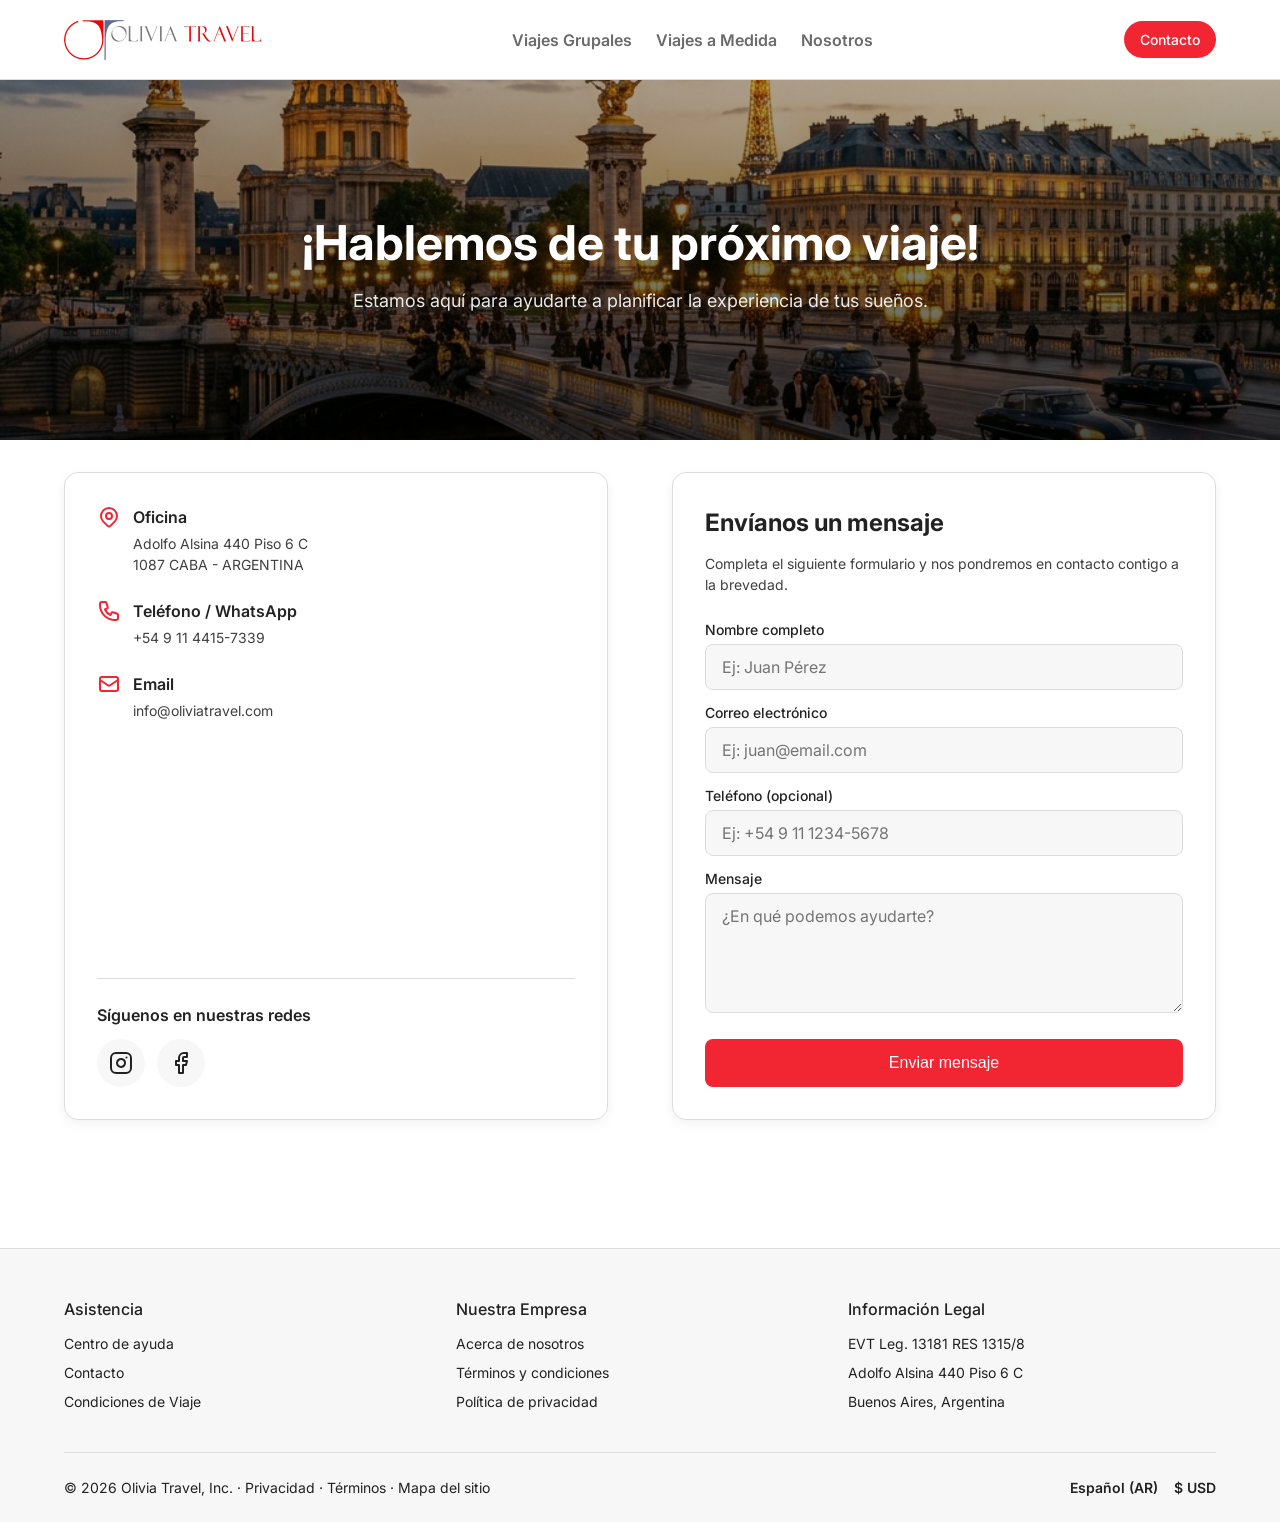
<file: contacto.html>
<!DOCTYPE html>
<html lang="es">
<head>
    <meta charset="UTF-8">
    <meta name="viewport" content="width=device-width, initial-scale=1.0">
    <title>Contacto | Olivia Travel</title>
    <meta name="description" content="Ponte en contacto con Olivia Travel para organizar tu próximo viaje.">
    <link rel="icon" type="image/png" href="img/logo/favicon.png">
    <link rel="stylesheet" href="css/style.css">
</head>
<body>

    <!-- Top Navigation -->
    <nav class="navbar">
        <div class="navbar-content">
            <a href="index.html" class="brand">
                <img src="img/logo/olivia-travel-logo.png" alt="Olivia Travel">
            </a>
            <button class="mobile-menu-btn">&#9776;</button>
            <ul class="nav-links">
                <li><a href="index.html">Viajes Grupales</a></li>
                <li><a href="viajes-a-medida.html">Viajes a Medida</a></li>
                <li><a href="#">Nosotros</a></li>
            </ul>
            <a href="contacto.html" class="contact-nav-link">Contacto</a>
        </div>
    </nav>

    <!-- Hero Section -->
    <section class="contact-hero">
        <img src="img/tour_europe_1783543578673.png" alt="Contacto" class="contact-hero-img">
        <div class="contact-hero-overlay">
            <h1 class="contact-hero-title">¡Hablemos de tu próximo viaje!</h1>
            <p class="contact-hero-subtitle">Estamos aquí para ayudarte a planificar la experiencia de tus sueños.</p>
        </div>
    </section>

    <!-- Main Content -->
    <main class="main-container">
        <div class="contact-container">
            <!-- Contact Info -->
            <div class="contact-info-card">
                <div class="contact-info-item">
                    <svg class="contact-info-icon" fill="none" stroke="currentColor" viewBox="0 0 24 24"><path stroke-linecap="round" stroke-linejoin="round" stroke-width="2" d="M17.657 16.657L13.414 20.9a1.998 1.998 0 01-2.827 0l-4.244-4.243a8 8 0 1111.314 0z"></path><path stroke-linecap="round" stroke-linejoin="round" stroke-width="2" d="M15 11a3 3 0 11-6 0 3 3 0 016 0z"></path></svg>
                    <div class="contact-info-text">
                        <h4>Oficina</h4>
                        <p>Adolfo Alsina 440 Piso 6 C<br>1087 CABA - ARGENTINA</p>
                    </div>
                </div>
                
                <div class="contact-info-item">
                    <svg class="contact-info-icon" fill="none" stroke="currentColor" viewBox="0 0 24 24"><path stroke-linecap="round" stroke-linejoin="round" stroke-width="2" d="M3 5a2 2 0 012-2h3.28a1 1 0 01.948.684l1.498 4.493a1 1 0 01-.502 1.21l-2.257 1.13a11.042 11.042 0 005.516 5.516l1.13-2.257a1 1 0 011.21-.502l4.493 1.498a1 1 0 01.684.949V19a2 2 0 01-2 2h-1C9.716 21 3 14.284 3 6V5z"></path></svg>
                    <div class="contact-info-text">
                        <h4>Teléfono / WhatsApp</h4>
                        <p><a href="https://wa.me/5491144157339" target="_blank">+54 9 11 4415-7339</a></p>
                    </div>
                </div>
                
                <div class="contact-info-item">
                    <svg class="contact-info-icon" fill="none" stroke="currentColor" viewBox="0 0 24 24"><path stroke-linecap="round" stroke-linejoin="round" stroke-width="2" d="M3 8l7.89 5.26a2 2 0 002.22 0L21 8M5 19h14a2 2 0 002-2V7a2 2 0 00-2-2H5a2 2 0 00-2 2v10a2 2 0 002 2z"></path></svg>
                    <div class="contact-info-text">
                        <h4>Email</h4>
                        <p><a href="mailto:info@oliviatravel.com">info@oliviatravel.com</a></p>
                    </div>
                </div>

                <div class="contact-info-item" style="margin-top: auto; border-top: 1px solid var(--colors-hairline); padding-top: var(--spacing-lg);">
                    <div class="contact-info-text">
                        <h4>Síguenos en nuestras redes</h4>
                        <div class="social-links">
                            <a href="https://www.instagram.com/oliviatravel.argentina" target="_blank" title="Instagram">
                                <svg width="24" height="24" viewBox="0 0 24 24" fill="none" stroke="currentColor" stroke-width="2" stroke-linecap="round" stroke-linejoin="round"><rect x="2" y="2" width="20" height="20" rx="5" ry="5"></rect><path d="M16 11.37A4 4 0 1 1 12.63 8 4 4 0 0 1 16 11.37z"></path><line x1="17.5" y1="6.5" x2="17.51" y2="6.5"></line></svg>
                            </a>
                            <a href="https://www.facebook.com/oliviatravel" target="_blank" title="Facebook">
                                <svg width="24" height="24" viewBox="0 0 24 24" fill="none" stroke="currentColor" stroke-width="2" stroke-linecap="round" stroke-linejoin="round"><path d="M18 2h-3a5 5 0 0 0-5 5v3H7v4h3v8h4v-8h3l1-4h-4V7a1 1 0 0 1 1-1h3z"></path></svg>
                            </a>
                        </div>
                    </div>
                </div>
            </div>

            <!-- Contact Form -->
            <div class="contact-form-card">
                <h3>Envíanos un mensaje</h3>
                <p>Completa el siguiente formulario y nos pondremos en contacto contigo a la brevedad.</p>
                
                <form action="#" method="POST" onsubmit="event.preventDefault(); alert('¡Gracias por tu mensaje! Nos pondremos en contacto pronto.');">
                    <div class="form-group">
                        <label class="form-label" for="name">Nombre completo</label>
                        <input type="text" id="name" class="form-control" placeholder="Ej: Juan Pérez" required>
                    </div>
                    
                    <div class="form-group">
                        <label class="form-label" for="email">Correo electrónico</label>
                        <input type="email" id="email" class="form-control" placeholder="Ej: juan@email.com" required>
                    </div>
                    
                    <div class="form-group">
                        <label class="form-label" for="phone">Teléfono (opcional)</label>
                        <input type="tel" id="phone" class="form-control" placeholder="Ej: +54 9 11 1234-5678">
                    </div>
                    
                    <div class="form-group">
                        <label class="form-label" for="message">Mensaje</label>
                        <textarea id="message" class="form-control" placeholder="¿En qué podemos ayudarte?" required></textarea>
                    </div>
                    
                    <button type="submit" class="button-primary btn-submit">Enviar mensaje</button>
                </form>
            </div>
        </div>
    </main>

    <!-- Footer -->
    <footer class="footer-light">
        <div class="footer-content">
            <div class="footer-col">
                <div class="title-sm">Asistencia</div>
                <a href="#" class="footer-link">Centro de ayuda</a>
                <a href="contacto.html" class="footer-link">Contacto</a>
                <a href="#" class="footer-link">Condiciones de Viaje</a>
            </div>
            <div class="footer-col">
                <div class="title-sm">Nuestra Empresa</div>
                <a href="#" class="footer-link">Acerca de nosotros</a>
                <a href="#" class="footer-link">Términos y condiciones</a>
                <a href="#" class="footer-link">Política de privacidad</a>
            </div>
            <div class="footer-col">
                <div class="title-sm">Información Legal</div>
                <a href="#" class="footer-link">EVT Leg. 13181 RES 1315/8</a>
                <a href="#" class="footer-link">Adolfo Alsina 440 Piso 6 C</a>
                <a href="#" class="footer-link">Buenos Aires, Argentina</a>
            </div>
        </div>
        <div class="legal-band">
            <div>
                © 2026 Olivia Travel, Inc. · Privacidad · Términos · Mapa del sitio
            </div>
            <div style="display:flex; gap: 16px;">
                <span style="font-weight:600; cursor:pointer;">Español (AR)</span>
                <span style="font-weight:600; cursor:pointer;">$ USD</span>
            </div>
        </div>
    </footer>

    <script src="js/main.js"></script>
</body>
</html>
</file>
<file: css/style.css>
@import url('https://fonts.googleapis.com/css2?family=Inter:wght@400;500;600;700&display=swap');

:root {
  /* Colors - Brand & Surface */
  --colors-primary: #f22533;
  --colors-primary-active: #d81824;
  --colors-canvas: #ffffff;
  --colors-surface-soft: #f7f7f7;
  
  /* Colors - Hairlines */
  --colors-hairline: #dddddd;
  --colors-hairline-soft: #ebebeb;
  
  /* Colors - Text */
  --colors-ink: #222222;
  --colors-body: #3f3f3f;
  --colors-muted: #6a6a6a;
  --colors-on-primary: #ffffff;

  /* Typography */
  --font-family: 'Inter', -apple-system, system-ui, Roboto, "Helvetica Neue", sans-serif;
  
  /* Spacing */
  --spacing-xs: 4px;
  --spacing-sm: 8px;
  --spacing-md: 12px;
  --spacing-base: 16px;
  --spacing-lg: 24px;
  --spacing-xl: 32px;
  --spacing-section: 64px;

  /* Shapes */
  --rounded-sm: 8px;
  --rounded-md: 14px;
  --rounded-full: 9999px;

  /* Elevation */
  --shadow-hover: rgba(0, 0, 0, 0.02) 0 0 0 1px, rgba(0, 0, 0, 0.04) 0 2px 6px 0, rgba(0, 0, 0, 0.1) 0 4px 8px 0;
  
  --transition: all 0.2s ease-out;
}

* {
  margin: 0;
  padding: 0;
  box-sizing: border-box;
}

body {
  font-family: var(--font-family);
  background-color: var(--colors-canvas);
  color: var(--colors-ink);
  line-height: 1.5;
  -webkit-font-smoothing: antialiased;
}

a {
  text-decoration: none;
  color: inherit;
}

ul {
  list-style: none;
}

/* Typography Hierarchy */
h1, h2, h3 { color: var(--colors-ink); }
.display-xl { font-size: 28px; font-weight: 700; line-height: 1.43; letter-spacing: 0; }
.title-md { font-size: 16px; font-weight: 600; line-height: 1.25; }
.body-md { font-size: 16px; font-weight: 400; line-height: 1.5; color: var(--colors-body); }
.body-sm { font-size: 14px; font-weight: 400; line-height: 1.43; }
.body-sm-muted { font-size: 14px; font-weight: 400; line-height: 1.43; color: var(--colors-muted); }

/* Navigation */
.navbar {
  position: fixed;
  top: 0;
  width: 100%;
  height: 80px;
  background: var(--colors-canvas);
  border-bottom: 1px solid var(--colors-hairline);
  z-index: 1000;
}

.navbar-content {
  width: 90%;
  max-width: 1280px;
  margin: 0 auto;
  height: 100%;
  display: flex;
  justify-content: space-between;
  align-items: center;
}

.brand {
  font-size: 20px;
  font-weight: 700;
  color: var(--colors-primary);
  display: flex;
  align-items: center;
}

.brand img {
  height: 40px;
  width: auto;
  object-fit: contain;
}

.nav-links {
  display: flex;
  gap: var(--spacing-lg);
}

.nav-links li a {
  font-size: 16px;
  font-weight: 600;
  color: var(--colors-muted);
  position: relative;
  padding-bottom: 10px;
  transition: var(--transition);
}

.nav-links li a:hover {
  color: var(--colors-ink);
}

.nav-links li a.active {
  color: var(--colors-ink);
}

.nav-links li a.active::after {
  content: '';
  position: absolute;
  bottom: -10px;
  left: 50%;
  transform: translateX(-50%);
  width: 20px;
  height: 2px;
  background-color: var(--colors-ink);
}

.mobile-menu-btn {
  display: none;
}

/* Hero / Slider Section */
.hero-slider {
  margin-top: 80px;
  position: relative;
  width: 100%;
  height: calc(100vh - 80px); /* Full viewport minus navbar */
  min-height: 500px;
  overflow: hidden;
  background-color: var(--colors-ink);
}

.slide {
  position: absolute;
  top: 0;
  left: 0;
  width: 100%;
  height: 100%;
  opacity: 0;
  transition: opacity 0.8s ease-in-out;
  z-index: 1;
}

.slide.active {
  opacity: 1;
  z-index: 2;
}

.slide-video {
  width: 100%;
  height: 100%;
  object-fit: cover;
}

.slide-overlay {
  position: absolute;
  top: 0;
  left: 0;
  width: 100%;
  height: 100%;
  background: linear-gradient(to bottom, rgba(0,0,0,0.3) 0%, rgba(0,0,0,0.6) 100%);
}

.slide-content {
  position: absolute;
  top: 40%;
  left: 50%;
  transform: translate(-50%, -50%);
  text-align: center;
  color: var(--colors-canvas);
  width: 90%;
  max-width: 800px;
}

.slide-title {
  font-size: 48px;
  font-weight: 700;
  margin-bottom: var(--spacing-sm);
  color: var(--colors-canvas);
}

.slide-subtitle {
  font-size: 20px;
  font-weight: 400;
  color: rgba(255, 255, 255, 0.9);
}

/* Slider Controls */
.slider-btn {
  position: absolute;
  top: 50%;
  transform: translateY(-50%);
  background: rgba(255,255,255,0.2);
  color: var(--colors-canvas);
  border: none;
  width: 48px;
  height: 48px;
  border-radius: var(--rounded-full);
  font-size: 24px;
  cursor: pointer;
  z-index: 10;
  display: flex;
  align-items: center;
  justify-content: center;
  transition: var(--transition);
  backdrop-filter: blur(4px);
}

.slider-btn:hover {
  background: rgba(255,255,255,0.4);
}

.slider-btn.prev {
  left: var(--spacing-lg);
}

.slider-btn.next {
  right: var(--spacing-lg);
}

.slider-dots {
  position: absolute;
  bottom: 120px; /* Space for the search bar */
  left: 50%;
  transform: translateX(-50%);
  display: flex;
  gap: var(--spacing-sm);
  z-index: 10;
}

.dot {
  width: 8px;
  height: 8px;
  background: rgba(255,255,255,0.5);
  border-radius: var(--rounded-full);
  cursor: pointer;
  transition: var(--transition);
}

.dot.active {
  background: var(--colors-canvas);
  transform: scale(1.3);
}

/* Global Search Bar Overlay */
.hero-search-wrapper {
  position: absolute;
  bottom: var(--spacing-xl);
  left: 50%;
  transform: translateX(-50%);
  z-index: 10;
  width: 90%;
}

.search-bar-pill {
  display: flex;
  align-items: center;
  justify-content: space-between;
  background: var(--colors-canvas);
  border: 1px solid var(--colors-hairline);
  border-radius: var(--rounded-full);
  height: 64px;
  max-width: 800px;
  margin: 0 auto;
  box-shadow: 0 1px 2px rgba(0,0,0,0.08), 0 4px 12px rgba(0,0,0,0.05);
  transition: var(--transition);
  padding-left: 32px;
  padding-right: 8px;
}

.search-bar-pill:hover {
  box-shadow: var(--shadow-hover);
}

.search-segment {
  display: flex;
  flex-direction: column;
  text-align: left;
  flex: 1;
}

.search-segment-label {
  font-size: 12px;
  font-weight: 700;
  color: var(--colors-ink);
  margin-bottom: 2px;
}

.search-segment-value {
  font-size: 14px;
  color: var(--colors-muted);
}

.search-divider {
  width: 1px;
  height: 32px;
  background-color: var(--colors-hairline);
  margin: 0 24px;
}

.search-orb {
  width: 48px;
  height: 48px;
  background-color: var(--colors-primary);
  border-radius: var(--rounded-full);
  display: flex;
  align-items: center;
  justify-content: center;
  color: white;
  cursor: pointer;
  transition: var(--transition);
}

.search-orb:hover {
  background-color: var(--colors-primary-active);
}

/* Main Content Grid */
.main-container {
  width: 90%;
  max-width: 1280px;
  margin: 0 auto;
  padding: 0 0 var(--spacing-section) 0;
}

.section-title {
  font-size: 32px;
  font-weight: 600;
  margin-top: var(--spacing-section);
  margin-bottom: 48px;
  color: var(--colors-ink);
}

.tours-grid {
  display: grid;
  grid-template-columns: repeat(auto-fit, minmax(250px, 1fr));
  gap: var(--spacing-xl) var(--spacing-lg);
}

/* Property Card */
.property-card {
  display: flex;
  flex-direction: column;
  cursor: pointer;
}

.property-photo-container {
  position: relative;
  width: 100%;
  aspect-ratio: 4 / 5;
  border-radius: var(--rounded-md);
  overflow: hidden;
  margin-bottom: var(--spacing-md);
}

.property-photo-container img {
  width: 100%;
  height: 100%;
  object-fit: cover;
  transition: transform 0.3s ease;
}

.property-card:hover .property-photo-container {
  box-shadow: var(--shadow-hover);
}

.heart-btn {
  position: absolute;
  top: 12px;
  right: 12px;
  background: transparent;
  border: none;
  color: white;
  font-size: 24px;
  cursor: pointer;
  z-index: 10;
  -webkit-text-stroke: 1.5px rgba(255,255,255,1);
}

.heart-btn.saved {
  color: var(--colors-primary);
  -webkit-text-stroke: 1.5px white;
}

.property-meta {
  display: flex;
  flex-direction: column;
  gap: 2px;
}

/* Buttons */
.button-primary {
  background-color: var(--colors-primary);
  color: var(--colors-on-primary);
  border-radius: var(--rounded-sm);
  padding: 14px 24px;
  height: 48px;
  font-size: 16px;
  font-weight: 500;
  border: none;
  cursor: pointer;
  transition: var(--transition);
  display: inline-block;
  text-align: center;
}

.button-primary:hover {
  background-color: var(--colors-primary-active);
}

/* Footer */
.footer-light {
  background-color: var(--colors-surface-soft);
  border-top: 1px solid var(--colors-hairline);
  padding: 48px 0 24px;
}

.footer-content {
  width: 90%;
  max-width: 1280px;
  margin: 0 auto;
  display: grid;
  grid-template-columns: repeat(auto-fit, minmax(250px, 1fr));
  gap: var(--spacing-lg);
  margin-bottom: var(--spacing-xl);
}

.footer-col .title-sm {
  font-size: 16px;
  font-weight: 500;
  margin-bottom: var(--spacing-md);
}

.footer-link {
  display: block;
  font-size: 14px;
  color: var(--colors-ink);
  margin-bottom: var(--spacing-sm);
}

.footer-link:hover {
  text-decoration: underline;
}

.legal-band {
  width: 90%;
  max-width: 1280px;
  margin: 0 auto;
  border-top: 1px solid var(--colors-hairline);
  padding-top: var(--spacing-lg);
  display: flex;
  justify-content: space-between;
  align-items: center;
  color: var(--colors-ink);
  font-size: 14px;
}

/* Horizontal Scroller (For Sold Out Section) */
.scroller-wrapper {
  position: relative;
}

.scroller-btn {
  position: absolute;
  top: calc(50% - 24px); /* Center relative to the photo, not the whole card */
  transform: translateY(-50%);
  background: var(--colors-canvas);
  border: 1px solid var(--colors-hairline);
  box-shadow: 0 2px 5px rgba(0,0,0,0.1);
  border-radius: var(--rounded-full);
  width: 36px;
  height: 36px;
  display: flex;
  align-items: center;
  justify-content: center;
  cursor: pointer;
  z-index: 10;
  color: var(--colors-ink);
  transition: var(--transition);
}

.scroller-btn.prev { left: -18px; }
.scroller-btn.next { right: -18px; }
.scroller-btn:hover { transform: translateY(-50%) scale(1.1); box-shadow: var(--shadow-hover); }

.horizontal-scroller {
  display: flex;
  gap: var(--spacing-lg);
  overflow-x: auto;
  scroll-snap-type: x mandatory;
  padding-bottom: var(--spacing-lg);
  -webkit-overflow-scrolling: touch;
  scrollbar-width: none;
}

.horizontal-scroller::-webkit-scrollbar {
  display: none;
}

.horizontal-scroller .property-card {
  flex: 0 0 calc(25% - 18px); /* Exactly 4 cards on desktop */
  min-width: 220px; /* Ensures they don't get too small on tablets/mobile */
  scroll-snap-align: start;
}

.sold-out-badge {
  position: absolute;
  top: 12px;
  left: 12px;
  background: var(--colors-ink);
  color: var(--colors-canvas);
  padding: 4px 10px;
  border-radius: var(--rounded-sm);
  font-size: 12px;
  font-weight: 700;
  letter-spacing: 0.5px;
  z-index: 10;
  text-transform: uppercase;
}

.opacity-muted {
  opacity: 0.6;
}

/* Responsive */
@media (max-width: 744px) {
  .nav-links { display: none; }
  .mobile-menu-btn { display: block; background: none; border: none; font-size: 24px; cursor: pointer; color: var(--colors-ink); }
  
  .search-bar-pill {
    padding-left: 20px;
    height: 56px;
  }
  
  .search-segment:not(:first-child), .search-divider { display: none; }
  
  .tours-grid { grid-template-columns: 1fr; }
  .legal-band { flex-direction: column; gap: 16px; text-align: center; }
}

@media (min-width: 1128px) {
  .tours-grid { grid-template-columns: repeat(4, 1fr); }
}

/* =========================================
   INTERNAL PAGE STYLES (Trip Detail)
========================================= */

.internal-hero {
  margin-top: 80px;
  position: relative;
  width: 100%;
  height: 60vh;
  min-height: 400px;
  background-color: var(--colors-ink);
  overflow: hidden;
}

.internal-hero-img {
  width: 100%;
  height: 100%;
  object-fit: cover;
}

.internal-hero-overlay {
  position: absolute;
  top: 0; left: 0; right: 0; bottom: 0;
  background: linear-gradient(to bottom, rgba(0,0,0,0.2) 0%, rgba(0,0,0,0.7) 100%);
  display: flex;
  flex-direction: column;
  justify-content: flex-end;
  padding-bottom: 5%;
}

.internal-hero-content {
  width: 90%;
  max-width: 1280px;
  margin: 0 auto;
  display: flex;
  flex-direction: column;
}

.internal-hero-title {
  color: var(--colors-canvas);
  font-size: 48px;
  font-weight: 700;
  line-height: 1.1;
  margin-bottom: var(--spacing-xs);
}

.internal-hero-subtitle {
  color: rgba(255,255,255,0.9);
  font-size: 18px;
  font-weight: 500;
  text-transform: uppercase;
  letter-spacing: 1px;
}

.badge-tag {
  align-self: flex-start;
  background: var(--colors-canvas);
  color: var(--colors-ink);
  padding: 6px 12px;
  border-radius: var(--rounded-full);
  font-size: 12px;
  font-weight: 700;
  margin-bottom: var(--spacing-md);
  text-transform: uppercase;
}

/* Info Card */
.info-card {
  background: var(--colors-canvas);
  border: 1px solid var(--colors-hairline);
  border-radius: var(--rounded-md);
  padding: var(--spacing-xl);
  margin: -60px 5% var(--spacing-section);
  position: relative;
  z-index: 10;
  box-shadow: 0 4px 12px rgba(0,0,0,0.05);
  max-width: 1280px;
}

@media (min-width: 1350px) {
  .info-card { margin-left: auto; margin-right: auto; }
}

/* Icons Grid */
.icons-grid {
  display: grid;
  grid-template-columns: repeat(auto-fit, minmax(120px, 1fr));
  gap: var(--spacing-lg);
  padding-bottom: var(--spacing-lg);
  border-bottom: 1px solid var(--colors-hairline-soft);
  margin-bottom: var(--spacing-lg);
}

.icon-item {
  display: flex;
  flex-direction: column;
  align-items: center;
  text-align: center;
  gap: var(--spacing-sm);
}

.icon-item svg {
  width: 32px;
  height: 32px;
  color: var(--colors-ink);
}

.icon-label {
  font-size: 14px;
  font-weight: 500;
  color: var(--colors-body);
}

/* Summary Block */
.summary-grid {
  display: grid;
  grid-template-columns: 1fr 2fr 1.5fr;
  gap: var(--spacing-xl);
  align-items: center;
}

.summary-duration {
  font-size: 24px;
  font-weight: 700;
  color: var(--colors-ink);
  line-height: 1.2;
}

.summary-duration span {
  display: block;
  font-size: 18px;
  font-weight: 500;
  color: var(--colors-muted);
}

.summary-itinerary {
  font-size: 14px;
  line-height: 1.6;
  color: var(--colors-body);
}

.summary-price-box {
  background: var(--colors-surface-soft);
  padding: var(--spacing-lg);
  border-radius: var(--rounded-md);
  text-align: right;
  border: 1px solid var(--colors-hairline);
}

.price-label {
  font-size: 12px;
  font-weight: 600;
  text-transform: uppercase;
  color: var(--colors-muted);
  margin-bottom: var(--spacing-xs);
}

.price-amount {
  font-size: 36px;
  font-weight: 700;
  color: var(--colors-ink);
  line-height: 1;
}

.price-taxes {
  font-size: 12px;
  color: var(--colors-muted);
  margin-top: var(--spacing-xs);
  margin-bottom: var(--spacing-md);
}

@media (max-width: 900px) {
  .summary-grid { grid-template-columns: 1fr; gap: var(--spacing-lg); }
  .summary-price-box { text-align: left; }
  .internal-hero-title { font-size: 36px; }
  .info-card { margin-top: -30px; padding: var(--spacing-lg); }
}

/* =========================================
   VIAJES A MEDIDA SECTION
========================================= */

.medida-grid {
    display: grid;
    grid-template-columns: repeat(auto-fit, minmax(280px, 1fr));
    gap: var(--spacing-xl);
}

.medida-card {
    position: relative;
    border-radius: var(--rounded-md);
    overflow: hidden;
    aspect-ratio: 3 / 4;
    cursor: pointer;
    box-shadow: 0 4px 12px rgba(0,0,0,0.05);
    transition: var(--transition);
}

.medida-card:hover {
    box-shadow: var(--shadow-hover);
    transform: translateY(-4px);
}

.medida-card img {
    width: 100%;
    height: 100%;
    object-fit: cover;
    transition: transform 0.6s ease;
}

.medida-card:hover img {
    transform: scale(1.05);
}

.medida-overlay {
    position: absolute;
    inset: 0;
    background: linear-gradient(to top, rgba(0,0,0,0.8) 0%, rgba(0,0,0,0.2) 50%, rgba(0,0,0,0) 100%);
    display: flex;
    flex-direction: column;
    justify-content: flex-end;
    padding: var(--spacing-lg);
    color: var(--colors-canvas);
}

.medida-title {
    font-size: 24px;
    font-weight: 700;
    margin-bottom: var(--spacing-sm);
}

.medida-btn {
    align-self: flex-start;
    background-color: var(--colors-canvas);
    color: var(--colors-ink);
    padding: 10px 20px;
    border-radius: var(--rounded-full);
    font-weight: 600;
    font-size: 14px;
    border: none;
    cursor: pointer;
    transition: var(--transition);
    opacity: 0;
    transform: translateY(10px);
}

.medida-card:hover .medida-btn {
    opacity: 1;
    transform: translateY(0);
}

.medida-btn:hover {
    background-color: var(--colors-primary);
    color: var(--colors-canvas);
}

/* Modal Form */
.modal-overlay {
    position: fixed;
    top: 0;
    left: 0;
    width: 100%;
    height: 100%;
    background: rgba(0, 0, 0, 0.6);
    backdrop-filter: blur(4px);
    z-index: 2000;
    display: flex;
    align-items: center;
    justify-content: center;
    opacity: 0;
    visibility: hidden;
    transition: var(--transition);
}

.modal-overlay.active {
    opacity: 1;
    visibility: visible;
}

.modal-content {
    background: var(--colors-canvas);
    border-radius: var(--rounded-md);
    width: 90%;
    max-width: 500px;
    padding: var(--spacing-xl);
    position: relative;
    transform: scale(0.95);
    transition: var(--transition);
    box-shadow: 0 10px 30px rgba(0,0,0,0.2);
}

.modal-overlay.active .modal-content {
    transform: scale(1);
}

.modal-close {
    position: absolute;
    top: var(--spacing-base);
    right: var(--spacing-base);
    background: none;
    border: none;
    font-size: 24px;
    color: var(--colors-muted);
    cursor: pointer;
    transition: var(--transition);
}

.modal-close:hover {
    color: var(--colors-ink);
}

.modal-header {
    margin-bottom: var(--spacing-lg);
}

.modal-title {
    font-size: 24px;
    font-weight: 700;
    color: var(--colors-ink);
    margin-bottom: var(--spacing-xs);
}

.modal-subtitle {
    font-size: 14px;
    color: var(--colors-muted);
}

.form-group {
    margin-bottom: var(--spacing-md);
}

.form-label {
    display: block;
    font-size: 14px;
    font-weight: 600;
    margin-bottom: var(--spacing-xs);
    color: var(--colors-ink);
}

.form-control {
    width: 100%;
    padding: 12px var(--spacing-base);
    border: 1px solid var(--colors-hairline);
    border-radius: var(--rounded-sm);
    font-size: 14px;
    font-family: inherit;
    transition: var(--transition);
}

.form-control:focus {
    outline: none;
    border-color: var(--colors-primary);
    box-shadow: 0 0 0 3px rgba(242, 37, 51, 0.1);
}

textarea.form-control {
    resize: vertical;
    min-height: 100px;
}

/* =========================================
   CONTACT PAGE STYLES
========================================= */

.contact-hero {
  margin-top: 80px;
  position: relative;
  width: 100%;
  height: 40vh;
  min-height: 300px;
  background-color: var(--colors-ink);
  overflow: hidden;
}

.contact-hero-img {
  width: 100%;
  height: 100%;
  object-fit: cover;
}

.contact-hero-overlay {
  position: absolute;
  top: 0; left: 0; right: 0; bottom: 0;
  background: linear-gradient(to bottom, rgba(0,0,0,0.3) 0%, rgba(0,0,0,0.7) 100%);
  display: flex;
  flex-direction: column;
  justify-content: center;
  align-items: center;
  text-align: center;
  padding: 0 5%;
}

.contact-hero-title {
  color: var(--colors-canvas);
  font-size: 48px;
  font-weight: 700;
  margin-bottom: var(--spacing-sm);
}

.contact-hero-subtitle {
  color: rgba(255,255,255,0.9);
  font-size: 18px;
  font-weight: 400;
}

.contact-container {
  display: grid;
  grid-template-columns: 1fr 1fr;
  gap: var(--spacing-section);
  margin-top: var(--spacing-xl);
  margin-bottom: var(--spacing-section);
}

@media (max-width: 900px) {
  .contact-container {
    grid-template-columns: 1fr;
  }
}

.contact-info-card {
  background: var(--colors-canvas);
  border: 1px solid var(--colors-hairline);
  border-radius: var(--rounded-md);
  padding: var(--spacing-xl);
  box-shadow: 0 4px 12px rgba(0,0,0,0.05);
  display: flex;
  flex-direction: column;
  gap: var(--spacing-lg);
}

.contact-info-item {
  display: flex;
  align-items: flex-start;
  gap: var(--spacing-md);
}

.contact-info-icon {
  width: 24px;
  height: 24px;
  color: var(--colors-primary);
  flex-shrink: 0;
}

.contact-info-text h4 {
  font-size: 16px;
  font-weight: 600;
  margin-bottom: 4px;
  color: var(--colors-ink);
}

.contact-info-text p, .contact-info-text a {
  font-size: 14px;
  color: var(--colors-body);
}

.contact-info-text a:hover {
  color: var(--colors-primary);
  text-decoration: underline;
}

.social-links {
  display: flex;
  gap: var(--spacing-md);
  margin-top: var(--spacing-md);
}

.social-links a {
  display: flex;
  align-items: center;
  justify-content: center;
  width: 48px;
  height: 48px;
  background-color: var(--colors-surface-soft);
  border-radius: var(--rounded-full);
  color: var(--colors-ink);
  transition: var(--transition);
}

.social-links a:hover {
  background-color: var(--colors-primary);
  color: var(--colors-canvas);
  transform: translateY(-2px);
}

.contact-form-card {
  background: var(--colors-canvas);
  border: 1px solid var(--colors-hairline);
  border-radius: var(--rounded-md);
  padding: var(--spacing-xl);
  box-shadow: 0 4px 12px rgba(0,0,0,0.05);
}

.contact-form-card h3 {
  font-size: 24px;
  font-weight: 700;
  margin-bottom: var(--spacing-md);
  color: var(--colors-ink);
}

.contact-form-card p {
  font-size: 14px;
  color: var(--colors-body);
  margin-bottom: var(--spacing-lg);
}

.form-group {
  margin-bottom: var(--spacing-md);
}

.form-label {
  display: block;
  font-size: 14px;
  font-weight: 500;
  margin-bottom: var(--spacing-xs);
  color: var(--colors-ink);
}

.form-control {
  width: 100%;
  padding: 12px 16px;
  border: 1px solid var(--colors-hairline);
  border-radius: var(--rounded-sm);
  font-family: var(--font-family);
  font-size: 16px;
  color: var(--colors-ink);
  transition: var(--transition);
  background-color: var(--colors-surface-soft);
}

.form-control:focus {
  outline: none;
  border-color: var(--colors-primary);
  box-shadow: 0 0 0 3px rgba(242, 37, 51, 0.1);
  background-color: var(--colors-canvas);
}

textarea.form-control {
  resize: vertical;
  min-height: 120px;
}

.btn-submit {
  width: 100%;
  margin-top: var(--spacing-sm);
}

.contact-nav-link {
  font-weight: 500; 
  font-size: 14px; 
  cursor:pointer;
  padding: 8px 16px;
  border-radius: var(--rounded-full);
  background: var(--colors-primary);
  color: var(--colors-canvas);
  transition: var(--transition);
  text-decoration: none;
}

.contact-nav-link:hover {
  background: var(--colors-primary-active);
  color: var(--colors-canvas);
}
</file>
